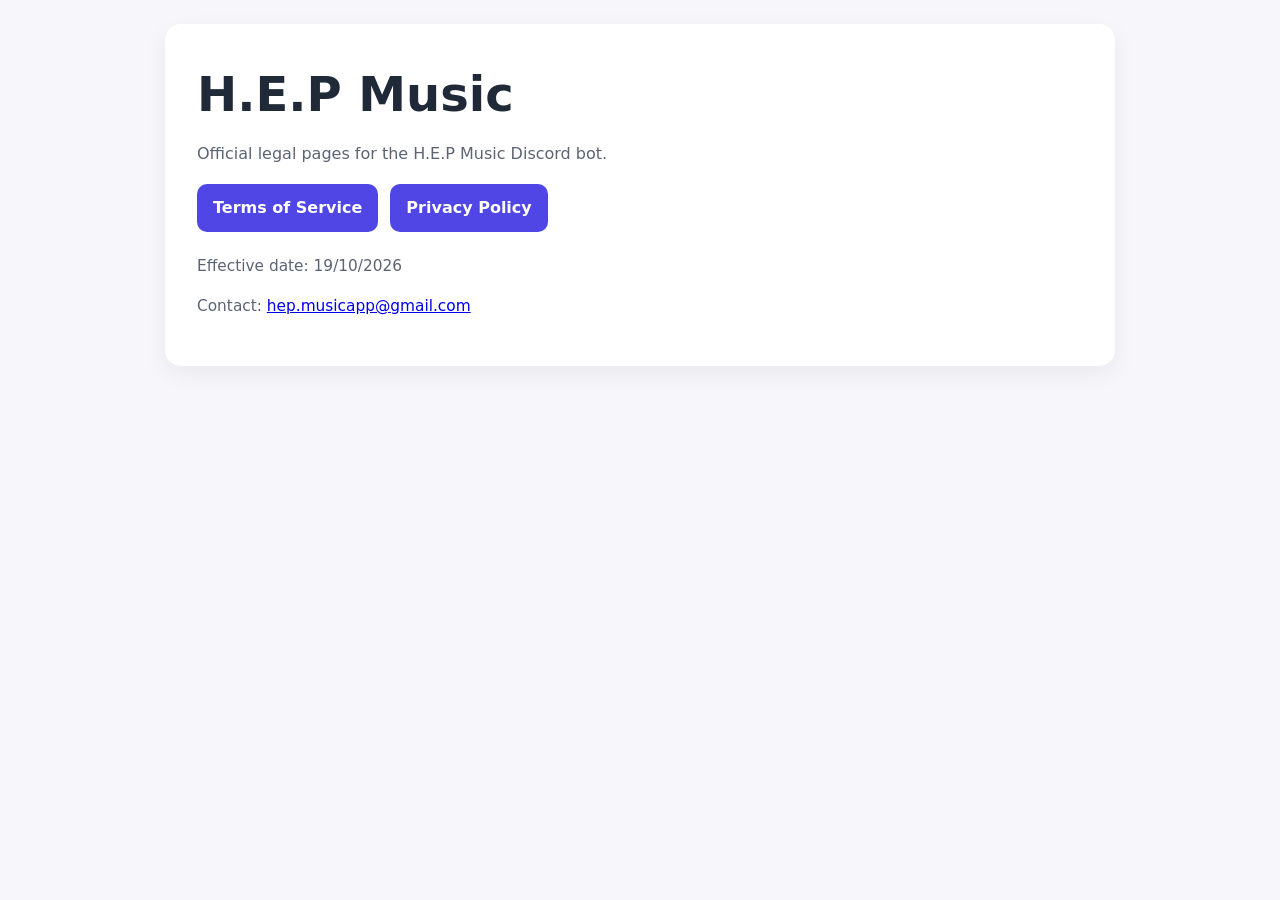
<file: index.html>
<!doctype html>
<html lang="en">
<head>
  <meta charset="utf-8" />
  <meta name="viewport" content="width=device-width,initial-scale=1" />
  <title>H.E.P Music — Legal</title>
  <link rel="stylesheet" href="style.css" />
</head>
<body>
  <main class="container">
    <header>
      <h1>H.E.P Music</h1>
      <p>Official legal pages for the H.E.P Music Discord bot.</p>
    </header>

    <nav class="links">
      <a href="terms.html">Terms of Service</a>
      <a href="privacy.html">Privacy Policy</a>
    </nav>

    <section class="footer-note">
      <p>Effective date: 19/10/2026</p>
      <p>Contact: <a href="mailto:hep.musicapp@gmail.com">hep.musicapp@gmail.com</a></p>
    </section>
  </main>
</body>
</html>
</file>
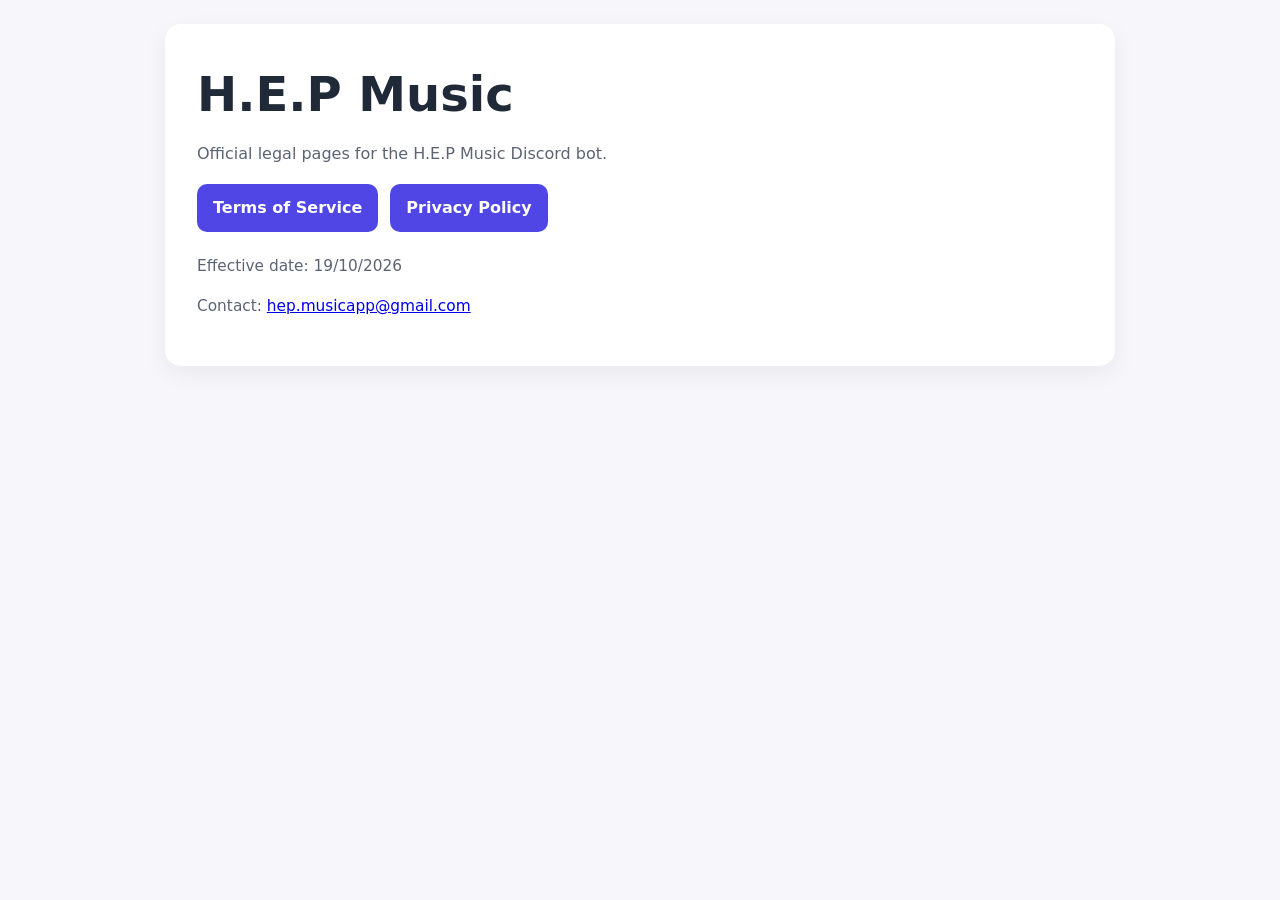
<file: index_Version3.html>
<!doctype html>
<html lang="en">
<head>
  <meta charset="utf-8" />
  <meta name="viewport" content="width=device-width,initial-scale=1" />
  <title>H.E.P Music — Legal</title>
  <link rel="stylesheet" href="style.css" />
</head>
<body>
  <main class="container">
    <header>
      <h1>H.E.P Music</h1>
      <p>Official legal pages for the H.E.P Music Discord bot.</p>
    </header>

    <nav class="links">
      <a href="terms.html">Terms of Service</a>
      <a href="privacy.html">Privacy Policy</a>
    </nav>

    <section class="footer-note">
      <p>Effective date: 19/10/2026</p>
      <p>Contact: <a href="mailto:hep.musicapp@gmail.com">hep.musicapp@gmail.com</a></p>
    </section>
  </main>
</body>
</html>
</file>
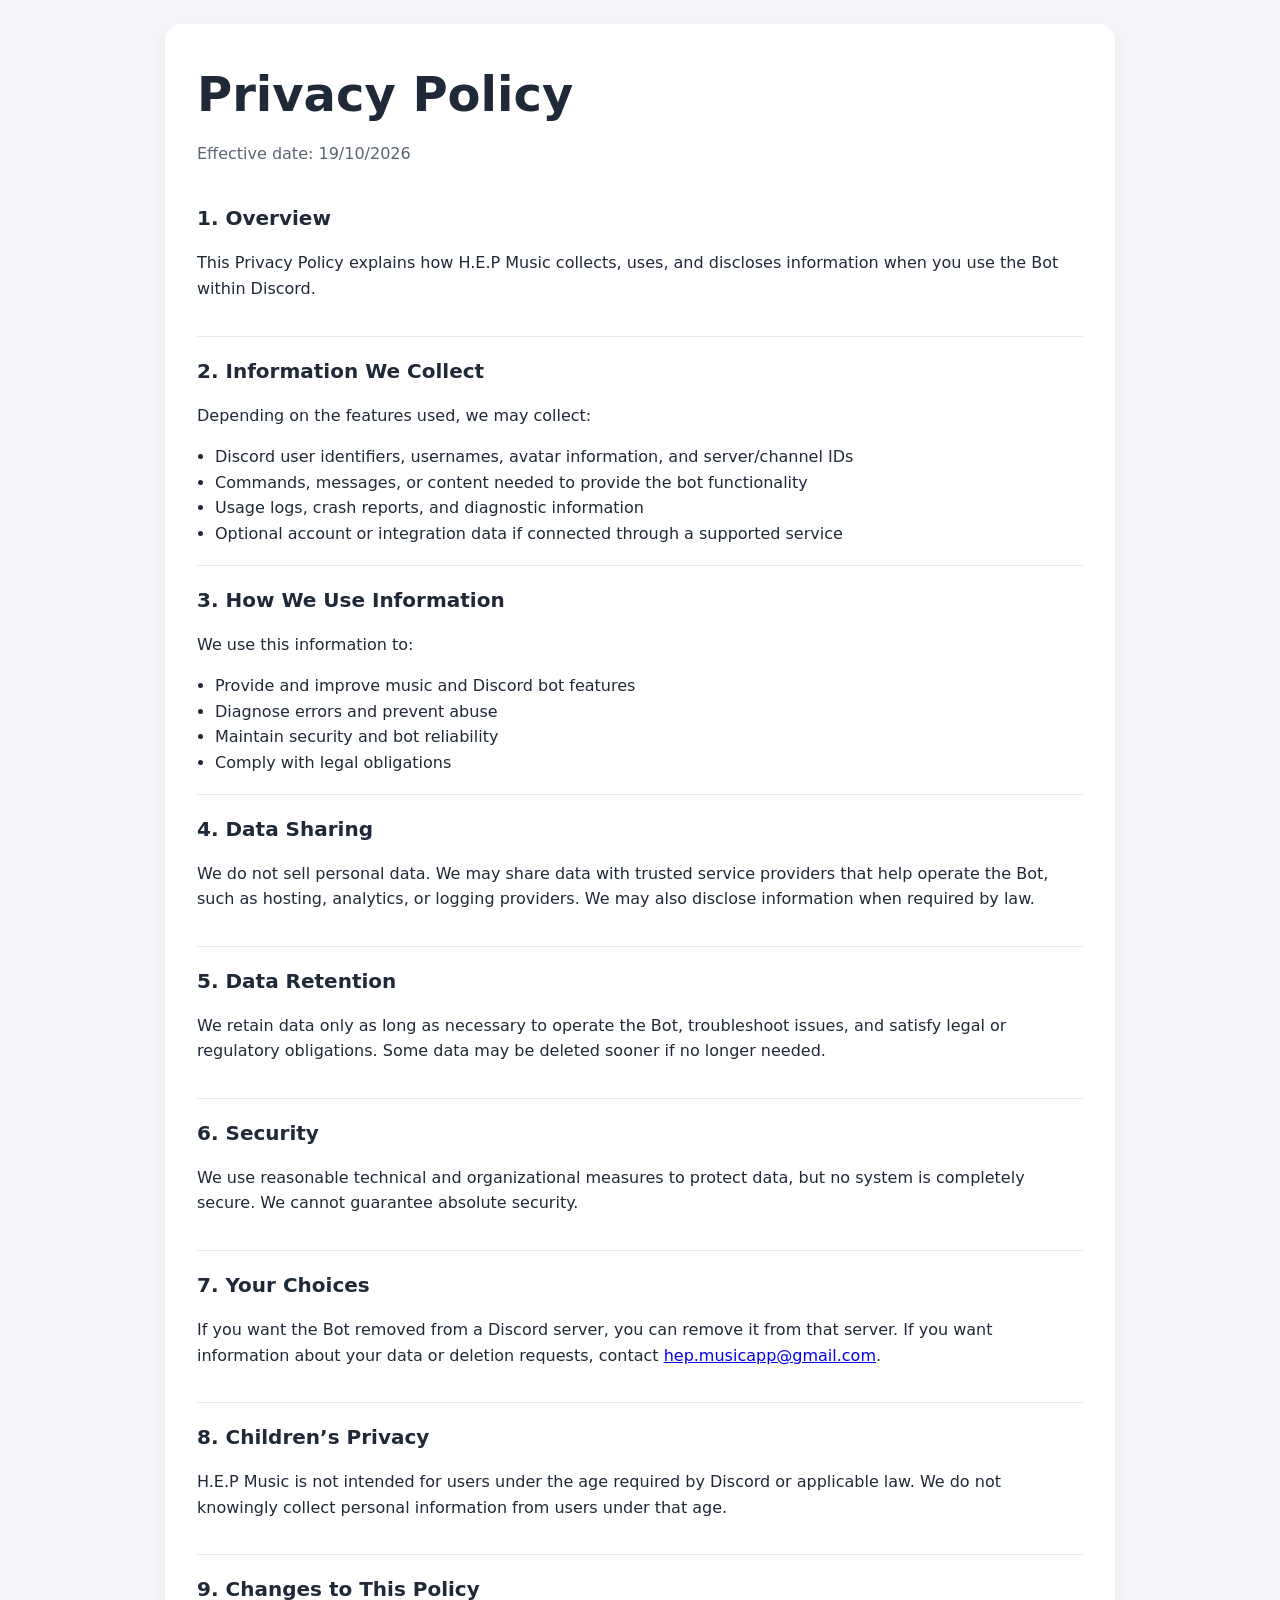
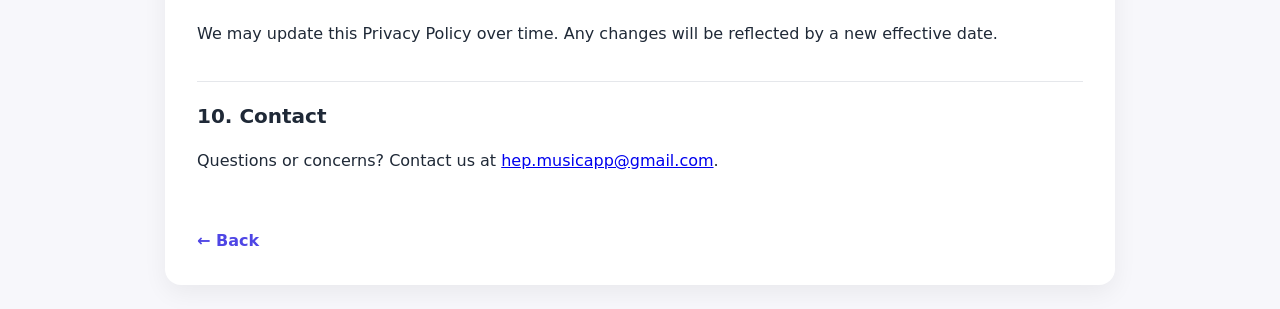
<file: privacy.html>
<!doctype html>
<html lang="en">
<head>
  <meta charset="utf-8" />
  <meta name="viewport" content="width=device-width,initial-scale=1" />
  <title>Privacy Policy — H.E.P Music</title>
  <link rel="stylesheet" href="style.css" />
</head>
<body>
  <main class="container">
    <header>
      <h1>Privacy Policy</h1>
      <p>Effective date: 19/10/2026</p>
    </header>

    <article>
      <section>
        <h2>1. Overview</h2>
        <p>This Privacy Policy explains how H.E.P Music collects, uses, and discloses information when you use the Bot within Discord.</p>
      </section>

      <section>
        <h2>2. Information We Collect</h2>
        <p>Depending on the features used, we may collect:</p>
        <ul>
          <li>Discord user identifiers, usernames, avatar information, and server/channel IDs</li>
          <li>Commands, messages, or content needed to provide the bot functionality</li>
          <li>Usage logs, crash reports, and diagnostic information</li>
          <li>Optional account or integration data if connected through a supported service</li>
        </ul>
      </section>

      <section>
        <h2>3. How We Use Information</h2>
        <p>We use this information to:</p>
        <ul>
          <li>Provide and improve music and Discord bot features</li>
          <li>Diagnose errors and prevent abuse</li>
          <li>Maintain security and bot reliability</li>
          <li>Comply with legal obligations</li>
        </ul>
      </section>

      <section>
        <h2>4. Data Sharing</h2>
        <p>We do not sell personal data. We may share data with trusted service providers that help operate the Bot, such as hosting, analytics, or logging providers. We may also disclose information when required by law.</p>
      </section>

      <section>
        <h2>5. Data Retention</h2>
        <p>We retain data only as long as necessary to operate the Bot, troubleshoot issues, and satisfy legal or regulatory obligations. Some data may be deleted sooner if no longer needed.</p>
      </section>

      <section>
        <h2>6. Security</h2>
        <p>We use reasonable technical and organizational measures to protect data, but no system is completely secure. We cannot guarantee absolute security.</p>
      </section>

      <section>
        <h2>7. Your Choices</h2>
        <p>If you want the Bot removed from a Discord server, you can remove it from that server. If you want information about your data or deletion requests, contact <a href="mailto:hep.musicapp@gmail.com">hep.musicapp@gmail.com</a>.</p>
      </section>

      <section>
        <h2>8. Children’s Privacy</h2>
        <p>H.E.P Music is not intended for users under the age required by Discord or applicable law. We do not knowingly collect personal information from users under that age.</p>
      </section>

      <section>
        <h2>9. Changes to This Policy</h2>
        <p>We may update this Privacy Policy over time. Any changes will be reflected by a new effective date.</p>
      </section>

      <section>
        <h2>10. Contact</h2>
        <p>Questions or concerns? Contact us at <a href="mailto:hep.musicapp@gmail.com">hep.musicapp@gmail.com</a>.</p>
      </section>
    </article>

    <nav class="back">
      <a href="index.html">← Back</a>
    </nav>
  </main>
</body>
</html>
</file>
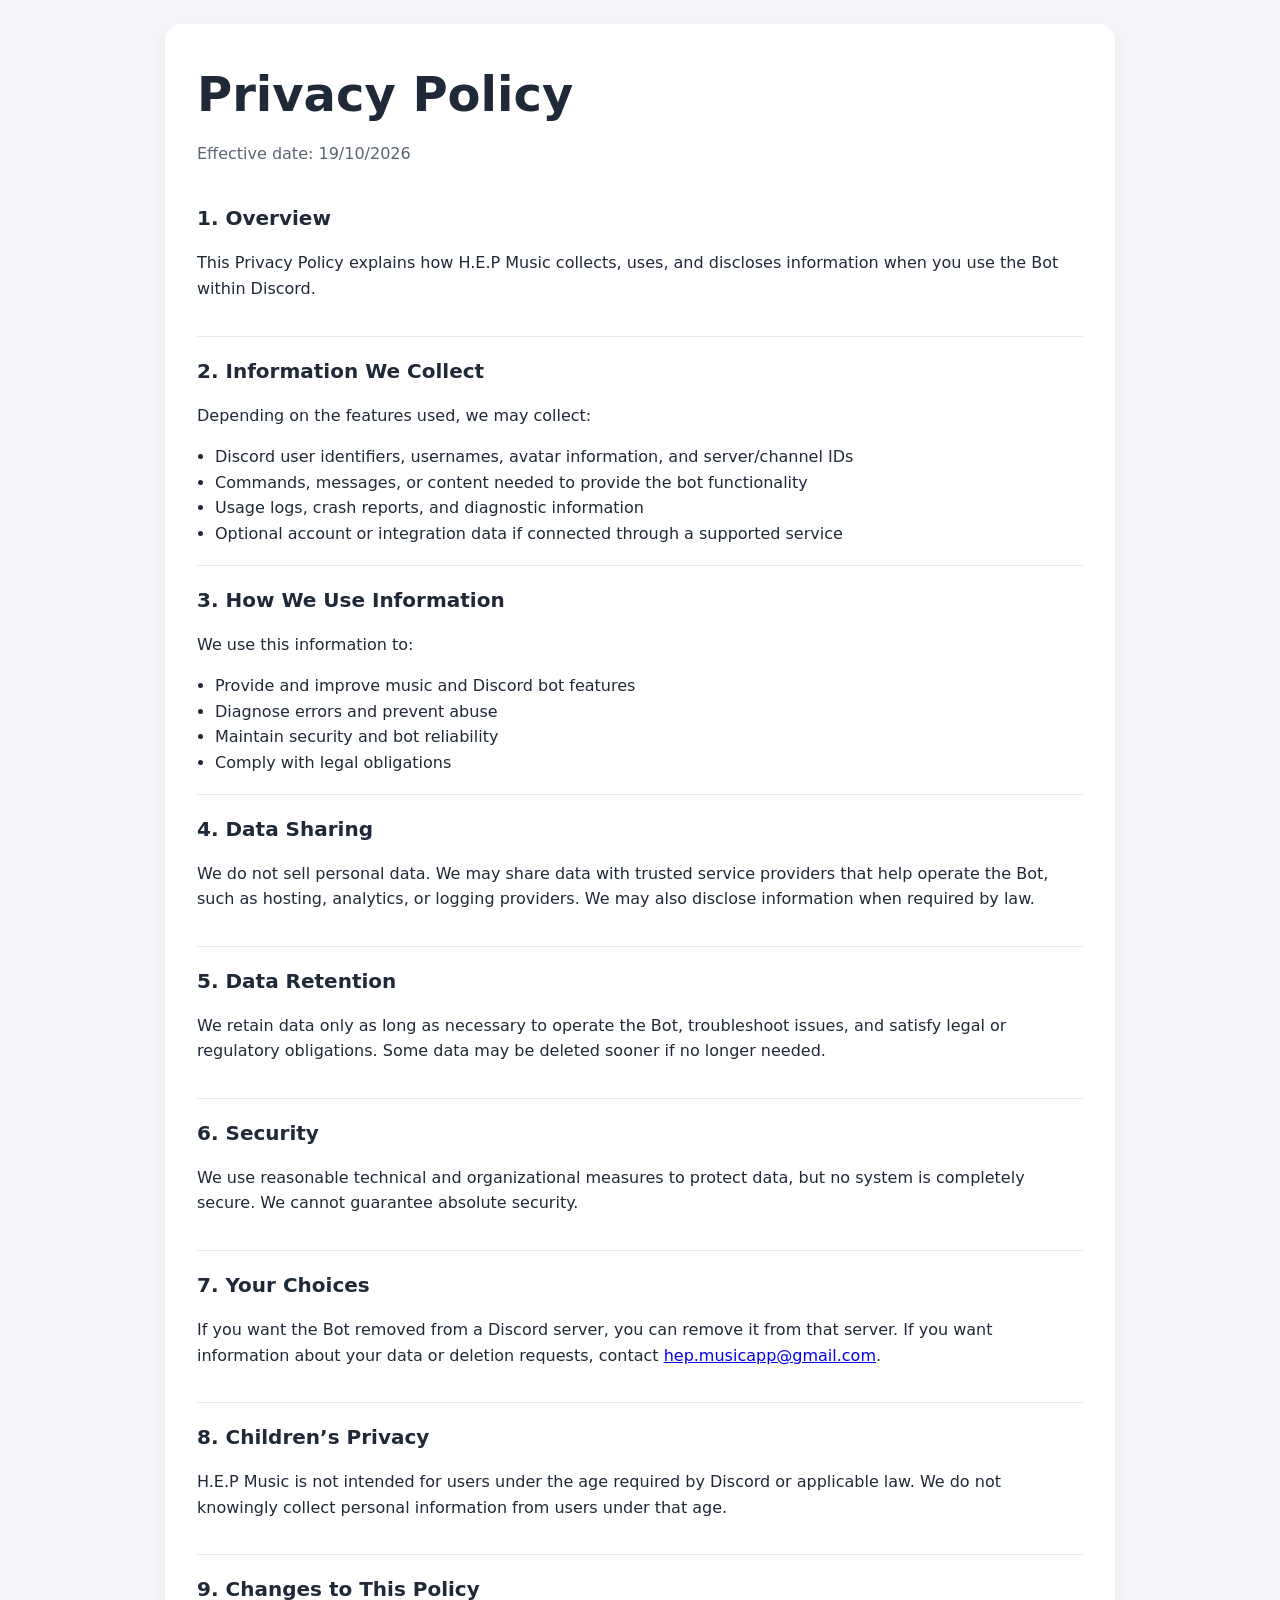
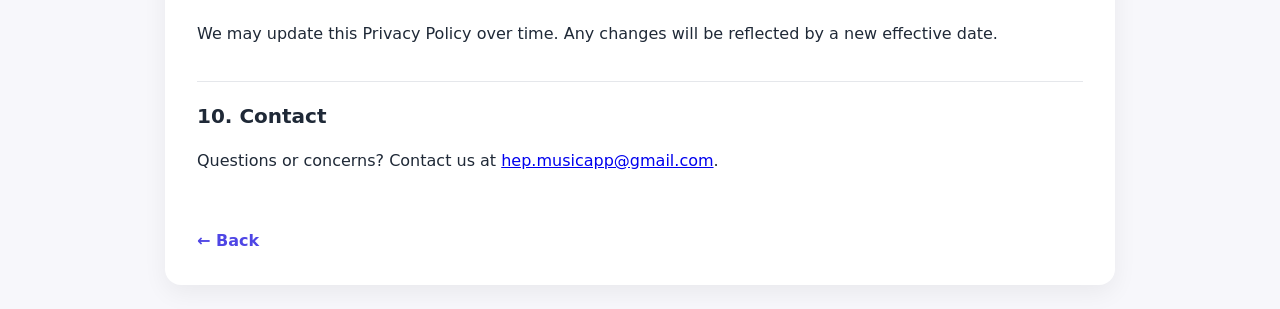
<file: privacy_Version3.html>
<!doctype html>
<html lang="en">
<head>
  <meta charset="utf-8" />
  <meta name="viewport" content="width=device-width,initial-scale=1" />
  <title>Privacy Policy — H.E.P Music</title>
  <link rel="stylesheet" href="style.css" />
</head>
<body>
  <main class="container">
    <header>
      <h1>Privacy Policy</h1>
      <p>Effective date: 19/10/2026</p>
    </header>

    <article>
      <section>
        <h2>1. Overview</h2>
        <p>This Privacy Policy explains how H.E.P Music collects, uses, and discloses information when you use the Bot within Discord.</p>
      </section>

      <section>
        <h2>2. Information We Collect</h2>
        <p>Depending on the features used, we may collect:</p>
        <ul>
          <li>Discord user identifiers, usernames, avatar information, and server/channel IDs</li>
          <li>Commands, messages, or content needed to provide the bot functionality</li>
          <li>Usage logs, crash reports, and diagnostic information</li>
          <li>Optional account or integration data if connected through a supported service</li>
        </ul>
      </section>

      <section>
        <h2>3. How We Use Information</h2>
        <p>We use this information to:</p>
        <ul>
          <li>Provide and improve music and Discord bot features</li>
          <li>Diagnose errors and prevent abuse</li>
          <li>Maintain security and bot reliability</li>
          <li>Comply with legal obligations</li>
        </ul>
      </section>

      <section>
        <h2>4. Data Sharing</h2>
        <p>We do not sell personal data. We may share data with trusted service providers that help operate the Bot, such as hosting, analytics, or logging providers. We may also disclose information when required by law.</p>
      </section>

      <section>
        <h2>5. Data Retention</h2>
        <p>We retain data only as long as necessary to operate the Bot, troubleshoot issues, and satisfy legal or regulatory obligations. Some data may be deleted sooner if no longer needed.</p>
      </section>

      <section>
        <h2>6. Security</h2>
        <p>We use reasonable technical and organizational measures to protect data, but no system is completely secure. We cannot guarantee absolute security.</p>
      </section>

      <section>
        <h2>7. Your Choices</h2>
        <p>If you want the Bot removed from a Discord server, you can remove it from that server. If you want information about your data or deletion requests, contact <a href="mailto:hep.musicapp@gmail.com">hep.musicapp@gmail.com</a>.</p>
      </section>

      <section>
        <h2>8. Children’s Privacy</h2>
        <p>H.E.P Music is not intended for users under the age required by Discord or applicable law. We do not knowingly collect personal information from users under that age.</p>
      </section>

      <section>
        <h2>9. Changes to This Policy</h2>
        <p>We may update this Privacy Policy over time. Any changes will be reflected by a new effective date.</p>
      </section>

      <section>
        <h2>10. Contact</h2>
        <p>Questions or concerns? Contact us at <a href="mailto:hep.musicapp@gmail.com">hep.musicapp@gmail.com</a>.</p>
      </section>
    </article>

    <nav class="back">
      <a href="index.html">← Back</a>
    </nav>
  </main>
</body>
</html>
</file>
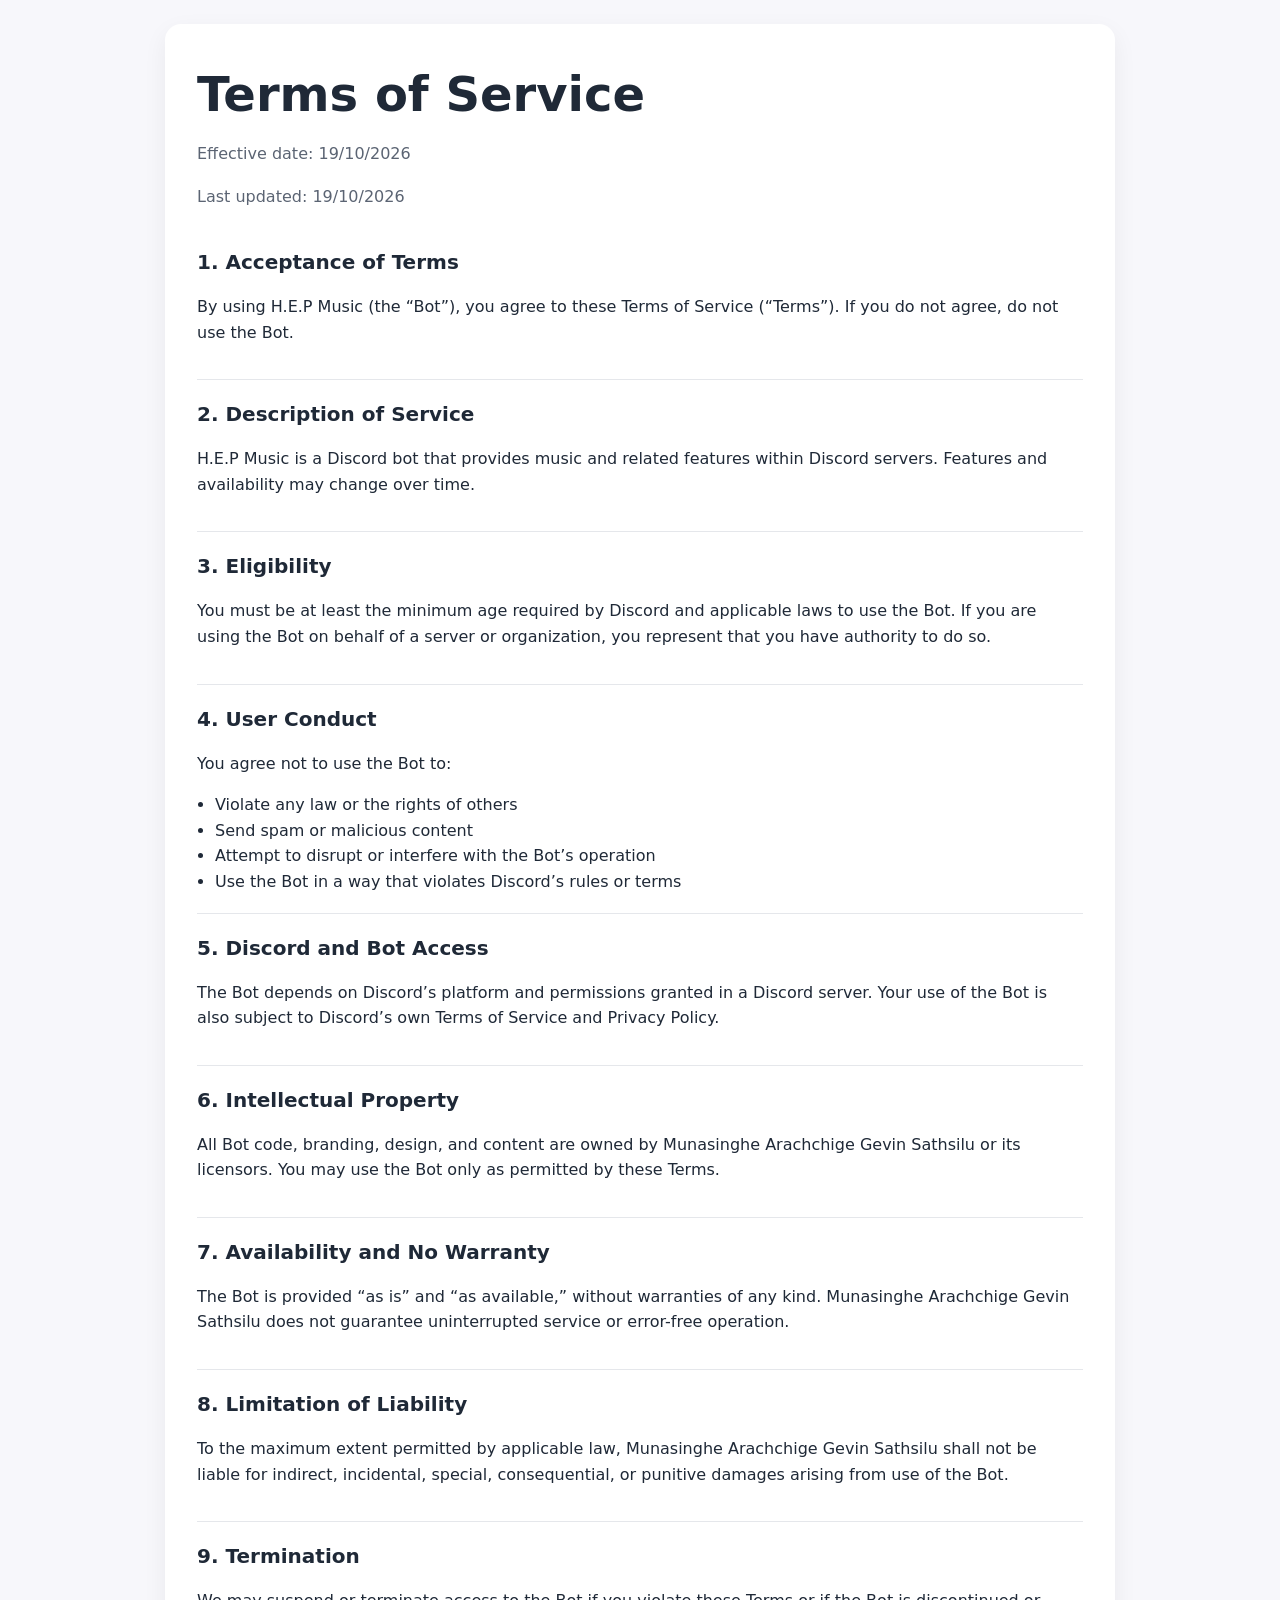
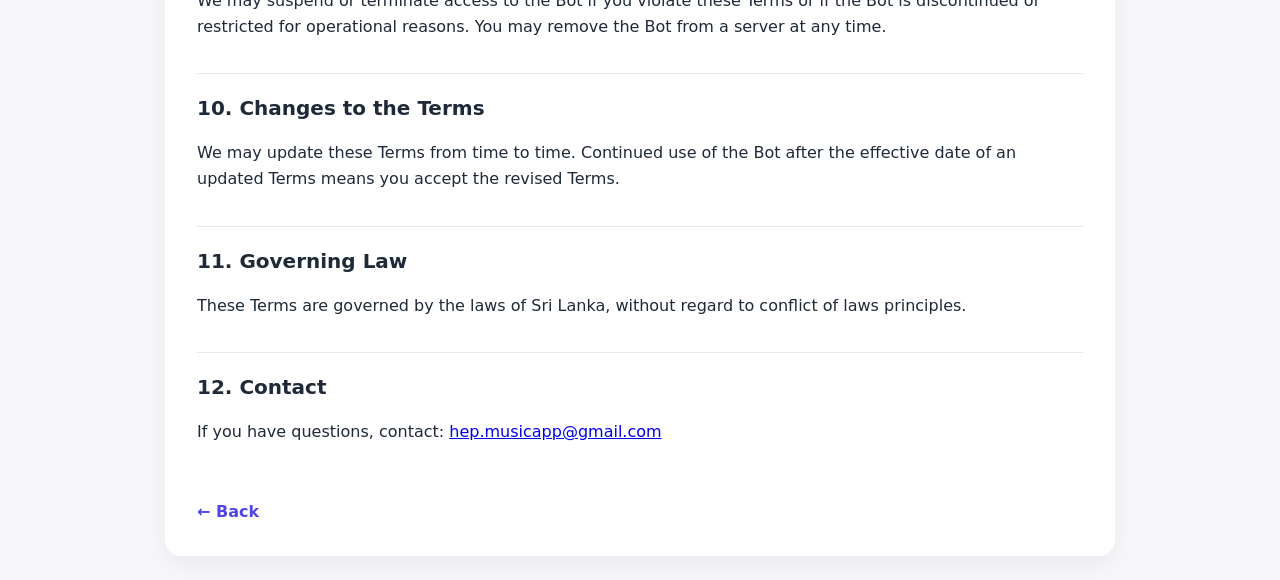
<file: terms.html>
<!doctype html>
<html lang="en">
<head>
  <meta charset="utf-8" />
  <meta name="viewport" content="width=device-width,initial-scale=1" />
  <title>Terms of Service — H.E.P Music</title>
  <link rel="stylesheet" href="style.css" />
</head>
<body>
  <main class="container">
    <header>
      <h1>Terms of Service</h1>
      <p>Effective date: 19/10/2026</p>
      <p>Last updated: 19/10/2026</p>
    </header>

    <article>
      <section>
        <h2>1. Acceptance of Terms</h2>
        <p>By using H.E.P Music (the “Bot”), you agree to these Terms of Service (“Terms”). If you do not agree, do not use the Bot.</p>
      </section>

      <section>
        <h2>2. Description of Service</h2>
        <p>H.E.P Music is a Discord bot that provides music and related features within Discord servers. Features and availability may change over time.</p>
      </section>

      <section>
        <h2>3. Eligibility</h2>
        <p>You must be at least the minimum age required by Discord and applicable laws to use the Bot. If you are using the Bot on behalf of a server or organization, you represent that you have authority to do so.</p>
      </section>

      <section>
        <h2>4. User Conduct</h2>
        <p>You agree not to use the Bot to:</p>
        <ul>
          <li>Violate any law or the rights of others</li>
          <li>Send spam or malicious content</li>
          <li>Attempt to disrupt or interfere with the Bot’s operation</li>
          <li>Use the Bot in a way that violates Discord’s rules or terms</li>
        </ul>
      </section>

      <section>
        <h2>5. Discord and Bot Access</h2>
        <p>The Bot depends on Discord’s platform and permissions granted in a Discord server. Your use of the Bot is also subject to Discord’s own Terms of Service and Privacy Policy.</p>
      </section>

      <section>
        <h2>6. Intellectual Property</h2>
        <p>All Bot code, branding, design, and content are owned by Munasinghe Arachchige Gevin Sathsilu or its licensors. You may use the Bot only as permitted by these Terms.</p>
      </section>

      <section>
        <h2>7. Availability and No Warranty</h2>
        <p>The Bot is provided “as is” and “as available,” without warranties of any kind. Munasinghe Arachchige Gevin Sathsilu does not guarantee uninterrupted service or error-free operation.</p>
      </section>

      <section>
        <h2>8. Limitation of Liability</h2>
        <p>To the maximum extent permitted by applicable law, Munasinghe Arachchige Gevin Sathsilu shall not be liable for indirect, incidental, special, consequential, or punitive damages arising from use of the Bot.</p>
      </section>

      <section>
        <h2>9. Termination</h2>
        <p>We may suspend or terminate access to the Bot if you violate these Terms or if the Bot is discontinued or restricted for operational reasons. You may remove the Bot from a server at any time.</p>
      </section>

      <section>
        <h2>10. Changes to the Terms</h2>
        <p>We may update these Terms from time to time. Continued use of the Bot after the effective date of an updated Terms means you accept the revised Terms.</p>
      </section>

      <section>
        <h2>11. Governing Law</h2>
        <p>These Terms are governed by the laws of Sri Lanka, without regard to conflict of laws principles.</p>
      </section>

      <section>
        <h2>12. Contact</h2>
        <p>If you have questions, contact: <a href="mailto:hep.musicapp@gmail.com">hep.musicapp@gmail.com</a></p>
      </section>
    </article>

    <nav class="back">
      <a href="index.html">← Back</a>
    </nav>
  </main>
</body>
</html>
</file>
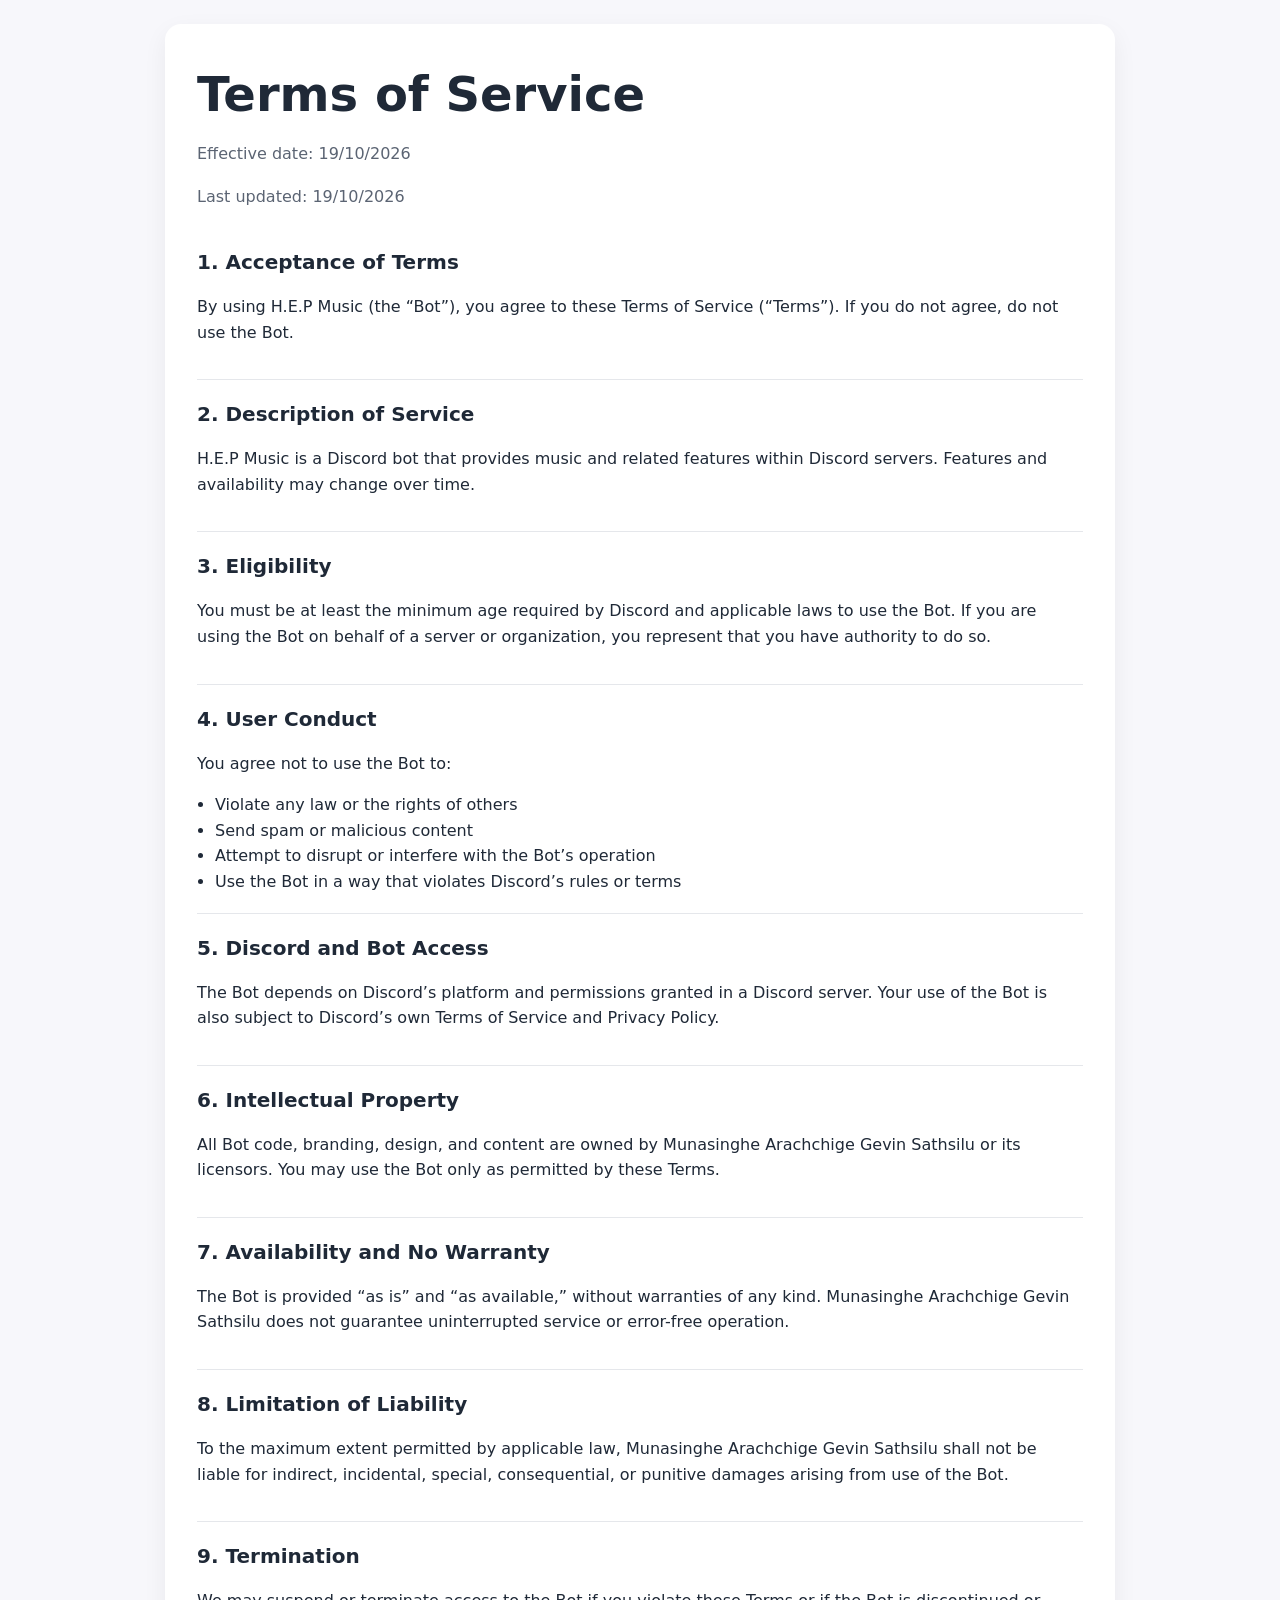
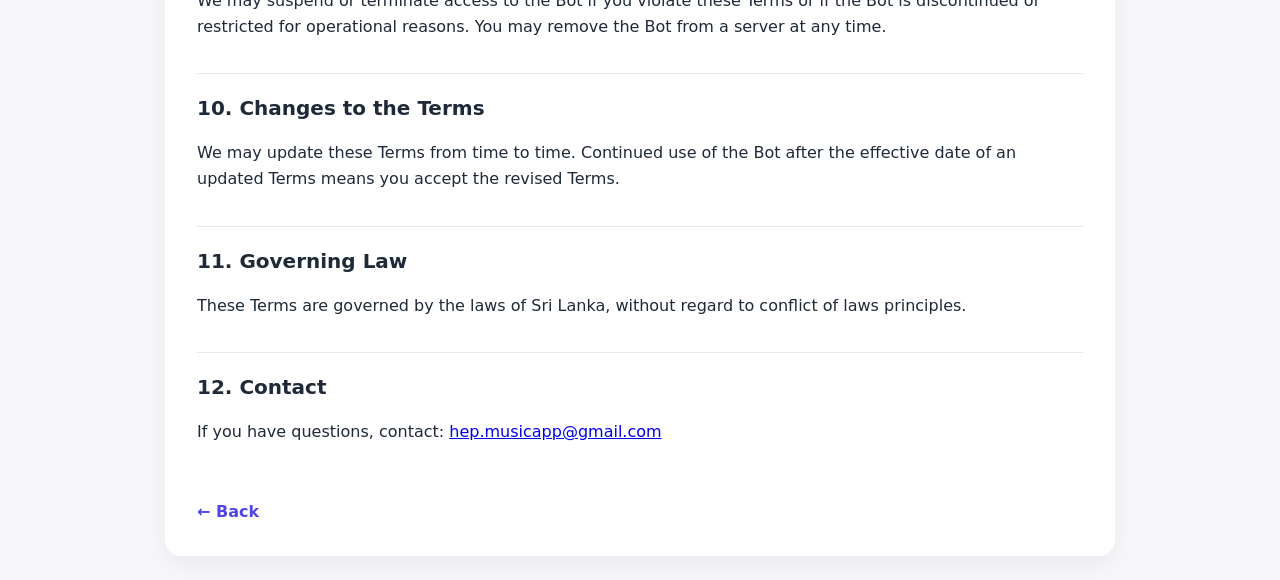
<file: terms_Version3.html>
<!doctype html>
<html lang="en">
<head>
  <meta charset="utf-8" />
  <meta name="viewport" content="width=device-width,initial-scale=1" />
  <title>Terms of Service — H.E.P Music</title>
  <link rel="stylesheet" href="style.css" />
</head>
<body>
  <main class="container">
    <header>
      <h1>Terms of Service</h1>
      <p>Effective date: 19/10/2026</p>
      <p>Last updated: 19/10/2026</p>
    </header>

    <article>
      <section>
        <h2>1. Acceptance of Terms</h2>
        <p>By using H.E.P Music (the “Bot”), you agree to these Terms of Service (“Terms”). If you do not agree, do not use the Bot.</p>
      </section>

      <section>
        <h2>2. Description of Service</h2>
        <p>H.E.P Music is a Discord bot that provides music and related features within Discord servers. Features and availability may change over time.</p>
      </section>

      <section>
        <h2>3. Eligibility</h2>
        <p>You must be at least the minimum age required by Discord and applicable laws to use the Bot. If you are using the Bot on behalf of a server or organization, you represent that you have authority to do so.</p>
      </section>

      <section>
        <h2>4. User Conduct</h2>
        <p>You agree not to use the Bot to:</p>
        <ul>
          <li>Violate any law or the rights of others</li>
          <li>Send spam or malicious content</li>
          <li>Attempt to disrupt or interfere with the Bot’s operation</li>
          <li>Use the Bot in a way that violates Discord’s rules or terms</li>
        </ul>
      </section>

      <section>
        <h2>5. Discord and Bot Access</h2>
        <p>The Bot depends on Discord’s platform and permissions granted in a Discord server. Your use of the Bot is also subject to Discord’s own Terms of Service and Privacy Policy.</p>
      </section>

      <section>
        <h2>6. Intellectual Property</h2>
        <p>All Bot code, branding, design, and content are owned by Munasinghe Arachchige Gevin Sathsilu or its licensors. You may use the Bot only as permitted by these Terms.</p>
      </section>

      <section>
        <h2>7. Availability and No Warranty</h2>
        <p>The Bot is provided “as is” and “as available,” without warranties of any kind. Munasinghe Arachchige Gevin Sathsilu does not guarantee uninterrupted service or error-free operation.</p>
      </section>

      <section>
        <h2>8. Limitation of Liability</h2>
        <p>To the maximum extent permitted by applicable law, Munasinghe Arachchige Gevin Sathsilu shall not be liable for indirect, incidental, special, consequential, or punitive damages arising from use of the Bot.</p>
      </section>

      <section>
        <h2>9. Termination</h2>
        <p>We may suspend or terminate access to the Bot if you violate these Terms or if the Bot is discontinued or restricted for operational reasons. You may remove the Bot from a server at any time.</p>
      </section>

      <section>
        <h2>10. Changes to the Terms</h2>
        <p>We may update these Terms from time to time. Continued use of the Bot after the effective date of an updated Terms means you accept the revised Terms.</p>
      </section>

      <section>
        <h2>11. Governing Law</h2>
        <p>These Terms are governed by the laws of Sri Lanka, without regard to conflict of laws principles.</p>
      </section>

      <section>
        <h2>12. Contact</h2>
        <p>If you have questions, contact: <a href="mailto:hep.musicapp@gmail.com">hep.musicapp@gmail.com</a></p>
      </section>
    </article>

    <nav class="back">
      <a href="index.html">← Back</a>
    </nav>
  </main>
</body>
</html>
</file>
<file: style.css>
:root {
  --bg: #f7f7fb;
  --card: #ffffff;
  --accent: #4f46e5;
  --text: #1f2937;
  --muted: #5b6473;
  --border: #e5e7eb;
  --maxw: 950px;
  font-family: system-ui, -apple-system, "Segoe UI", Roboto, Arial, sans-serif;
}

* {
  box-sizing: border-box;
}

body {
  margin: 0;
  background: var(--bg);
  color: var(--text);
  line-height: 1.6;
  padding: 24px;
}

.container {
  max-width: var(--maxw);
  margin: 0 auto;
  background: var(--card);
  border-radius: 16px;
  box-shadow: 0 8px 24px rgba(0,0,0,0.06);
  padding: 32px;
}

header h1 {
  margin: 0 0 8px 0;
  font-size: clamp(2rem, 4vw, 3rem);
}

header p {
  margin: 0 0 18px 0;
  color: var(--muted);
}

.links {
  display: flex;
  gap: 12px;
  flex-wrap: wrap;
  margin-bottom: 22px;
}

.links a, .back a {
  text-decoration: none;
  color: var(--accent);
  font-weight: 600;
}

.links a {
  background: var(--accent);
  color: white;
  padding: 11px 16px;
  border-radius: 10px;
  display: inline-block;
}

article section {
  padding: 18px 0;
  border-bottom: 1px solid var(--border);
}

article section:last-child {
  border-bottom: none;
}

article h2 {
  margin: 0 0 10px 0;
  font-size: 1.25rem;
}

ul {
  margin: 8px 0 0 18px;
  padding: 0;
}

.back {
  margin-top: 20px;
}

.footer-note {
  color: var(--muted);
  font-size: 0.96rem;
}

@media (max-width: 560px) {
  .container {
    padding: 20px;
  }
  .links {
    flex-direction: column;
  }
  .links a {
    width: 100%;
    text-align: center;
  }
}
</file>
